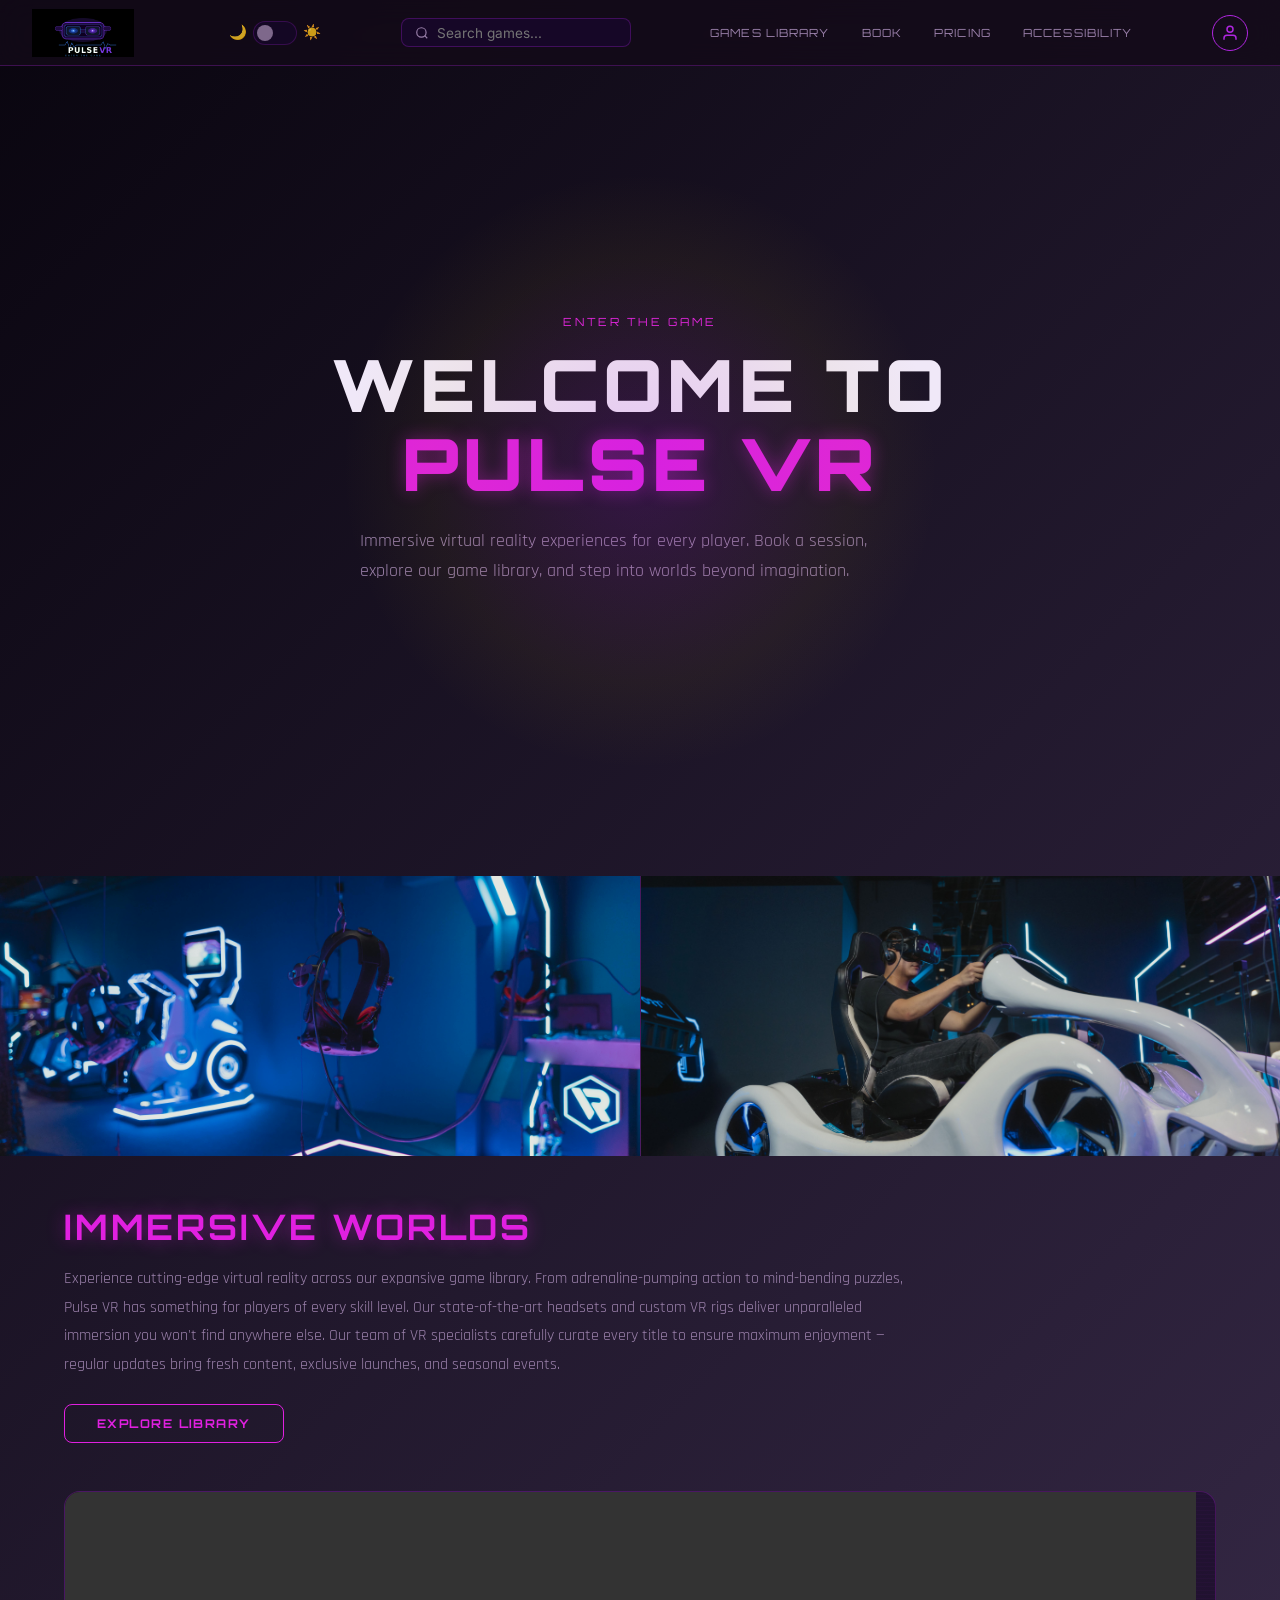
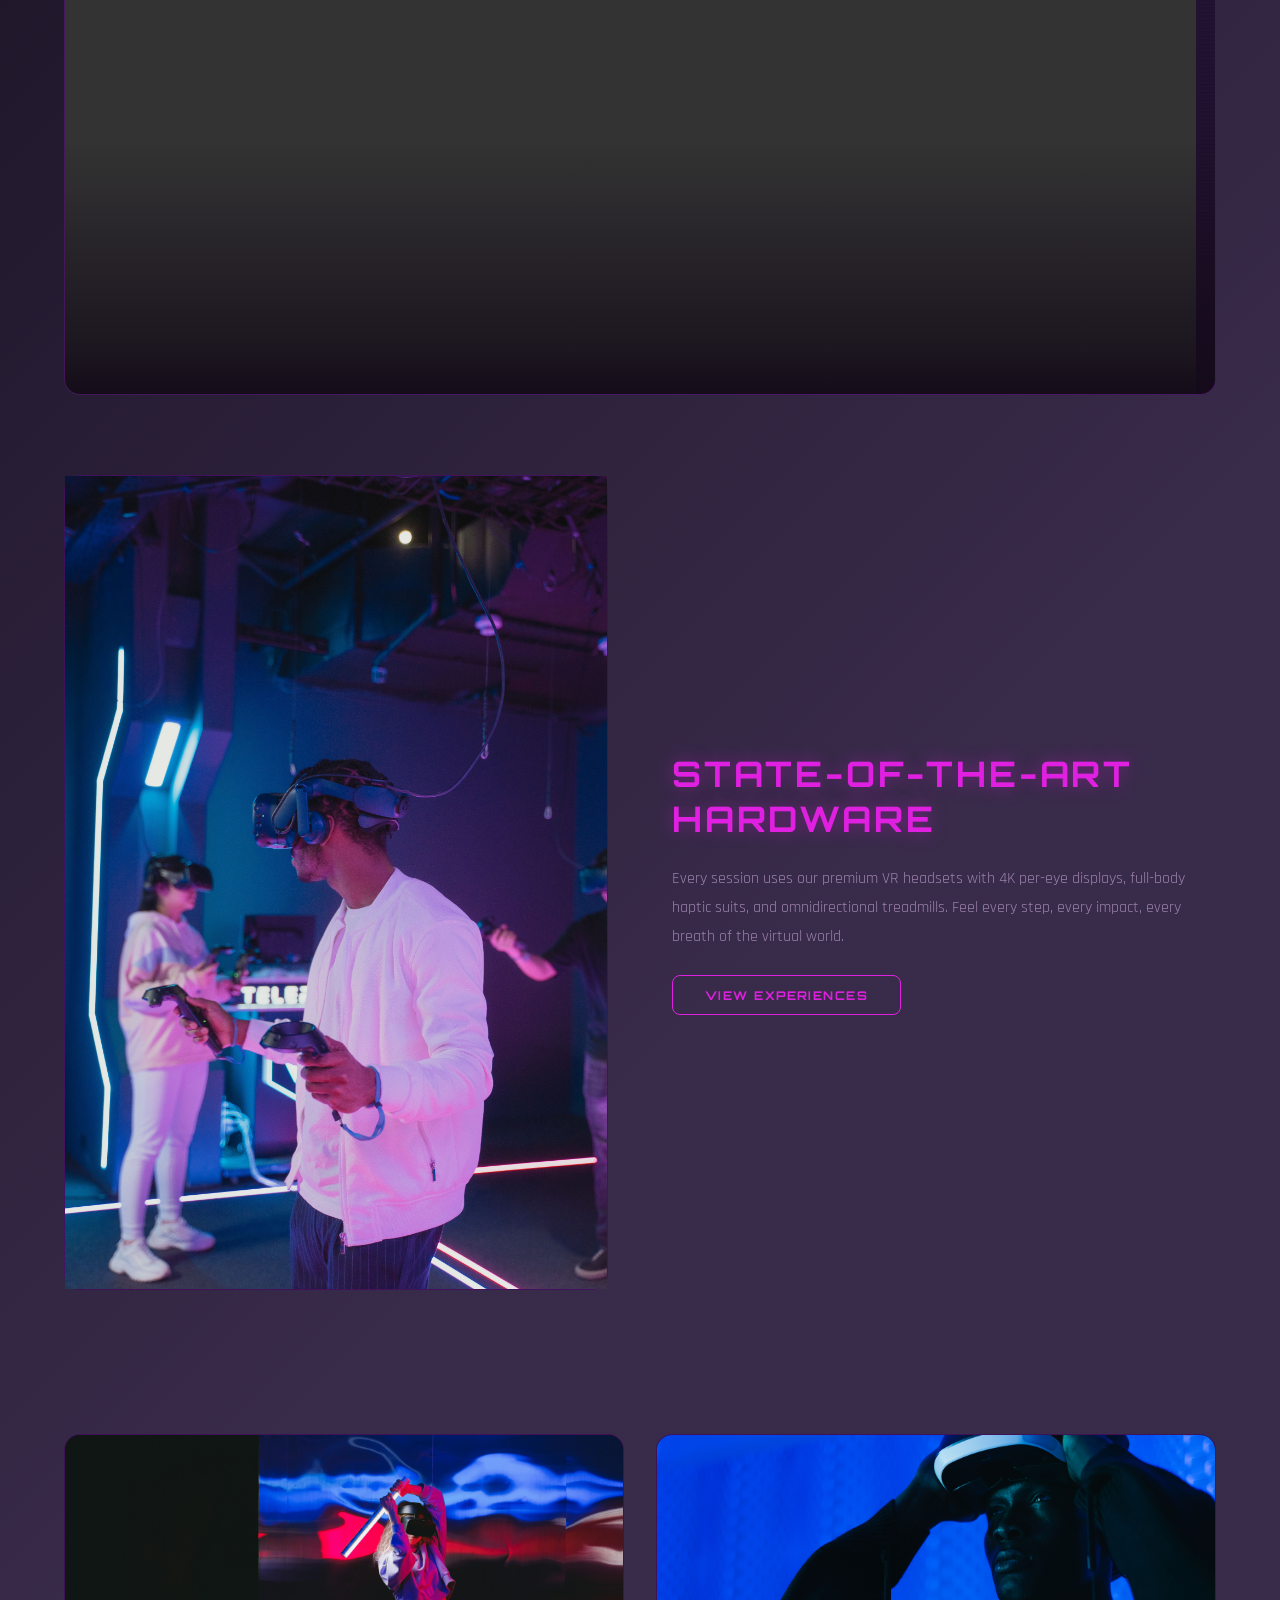
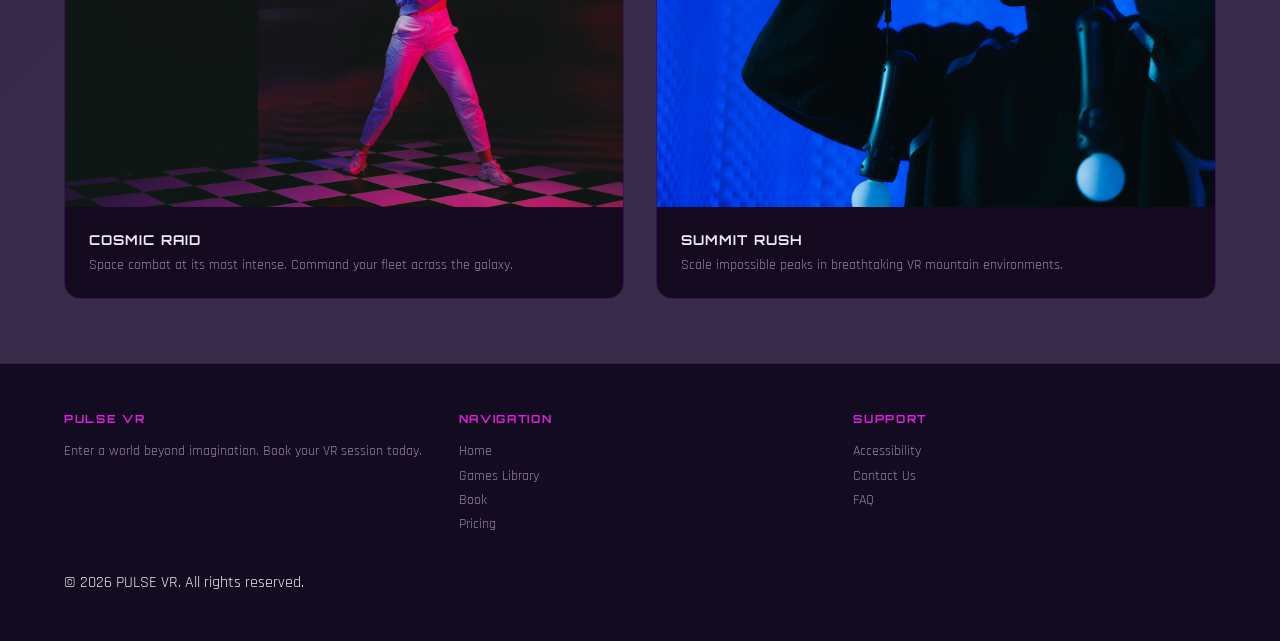
<file: index.html>
<!DOCTYPE html>
<html lang="en">
<head>
<meta charset="UTF-8" />
<meta name="viewport" content="width=device-width, initial-scale=1.0"/>
<title>Pulse VR — Enter The Game</title>
<link href="https://fonts.googleapis.com/css2?family=Orbitron:wght@400;700;900&family=Rajdhani:wght@300;400;500;600;700&family=Inter:wght@300;400;500&display=swap" rel="stylesheet"/>
<link rel="stylesheet" href="css/style.css">
<script src="js/accessibility-settings.js"></script>
<script src="js/theme-toggle.js"></script>
</head>
<body>

<!-- ============================================================
     NAVIGATION — present on every page
     Logo is embedded base64 and acts as home button
     Nav links use JS to toggle between pages
     ============================================================ -->
<nav>
  <!-- Logo: clicking navigates to home page -->
  <a class="nav-logo" href="index.html">
    <img class="nav-logo" id="nav-logo" src="[data-uri]" alt="Pulse VR Home"/>
  </a>

  <input type="checkbox" id="nav-toggle" class="nav-toggle" aria-label="Toggle navigation">
  <label class="nav-hamburger" for="nav-toggle" aria-label="Toggle navigation">
    <span></span>
    <span></span>
    <span></span>
  </label>
<div class="nav-theme-toggle">
  <span>🌙</span>
  <label class="switch">
    <input type="checkbox" id="themeSwitch">
    <span class="slider-round"></span>
  </label>
  <span>☀️</span>
</div>
  <!-- Search bar shared across all pages -->
  <div class="nav-search">
    <svg width="14" height="14" viewBox="0 0 24 24" fill="none" stroke="currentColor" stroke-width="2"><circle cx="11" cy="11" r="8"/><line x1="21" y1="21" x2="16.65" y2="16.65"/></svg>
    <input type="text" placeholder="Search games..."/>
  </div>

  <!-- Primary navigation links -->
  <div class="nav-links">
    <a href="games-library.html">GAMES LIBRARY</a>
    <a href="book.html">BOOK</a>
    <a href="pricing.html">PRICING</a>
    <a href="accessibility.html">ACCESSIBILITY</a>
  </div>

  <!-- Profile icon links to pricing page -->
  <a class="nav-profile" href="pricing.html">
    <svg width="18" height="18" viewBox="0 0 24 24" fill="none" stroke="currentColor" stroke-width="2">
      <path d="M20 21v-2a4 4 0 0 0-4-4H8a4 4 0 0 0-4 4v2"/><circle cx="12" cy="7" r="4"/>
    </svg>
  </a>
</nav>

<!-- ============================================================
     HOME PAGE (#home)
     Follows wireframe: hero, two-image feature row,
     header+body sections, CTA banner, split layout, game cards
     ============================================================ -->
<div id="home" class="page active">

  <!-- HERO: full-height intro with animated background grid -->
  <section class="hero">
    <div class="hero-blob"></div>
    <p class="hero-eyebrow">ENTER THE GAME</p>
    <h1 class="hero-title">
      WELCOME TO<br>
      <span class="neon-text-blue">PULSE VR</span>
    </h1>
    <p class="hero-sub">
      Immersive virtual reality experiences for every player.
      Book a session, explore our game library, and step into worlds beyond imagination.
    </p>
  </section>

  <!-- FEATURE ROW: two large atmospheric images side by side -->
  <div class="feature-row">

  <div class="feat-img">
    <img src="Image/pexels-tima-miroshnichenko-6498299.jpg" alt="VR player">
  </div>

  <div class="feat-img">
    <img src="Image/pexels-tima-miroshnichenko-6498279.jpg" alt="VR headset">
  </div>

</div>
  <!-- INFO SECTION: header stacked above body text + button, matching wireframe -->
  <section style="padding:3rem 4rem">
    <!-- Header sits on its own line above the paragraph text -->
    <h2 class="section-title neon-text-blue" style="margin-bottom:1rem">IMMERSIVE WORLDS</h2>
    <!-- Body text spans full width below the header -->
    <p style="color:var(--text-dim);line-height:1.8;max-width:860px;margin-bottom:1.5rem">
      Experience cutting-edge virtual reality across our expansive game library.
      From adrenaline-pumping action to mind-bending puzzles, Pulse VR has something
      for players of every skill level. Our state-of-the-art headsets and custom
      VR rigs deliver unparalleled immersion you won't find anywhere else.
      Our team of VR specialists carefully curate every title to ensure maximum
      enjoyment — regular updates bring fresh content, exclusive launches, and seasonal events.
    </p>
    <!-- Button added below the text as shown in wireframe -->
    <a class="btn btn-outline" href="games-library.html">EXPLORE LIBRARY</a>
  </section>
     
  <div class="cta-video-wrap">
    <video controls width="109%"
     src="/MP4/7774462-uhd_3840_2160_30fps.mp4" type="video/mp4">
  </video>
  </div>

  <!-- SPLIT SECTION: image left, text right -->
  <section class="split-section">
    <div class="split-img"> <img src="Image/pexels-tima-miroshnichenko-6498298.jpg" alt="VR player">
  </div>
    <div>
      <h2 class="section-title neon-text-blue">STATE-OF-THE-ART HARDWARE</h2>
      <p style="color:var(--text-dim);line-height:1.8;margin-bottom:1.5rem">
        Every session uses our premium VR headsets with 4K per-eye displays,
        full-body haptic suits, and omnidirectional treadmills. Feel every step,
        every impact, every breath of the virtual world.
      </p>
      <a class="btn btn-outline" href="games-library.html">VIEW EXPERIENCES</a>
    </div>
  </section>

  <!-- GAME PREVIEW: bottom 2-column card grid -->
  <div class="game-preview">
    <div class="card">
      <div class="card-img"><img src="Image/pexels-shvets-production-7562007.jpg" alt="VR player">
  </div>
      <div class="card-body">
        <h4>COSMIC RAID</h4>
        <p>Space combat at its most intense. Command your fleet across the galaxy.</p>
      </div>
    </div>
    <div class="card">
      <div class="card-img"><img src="Image/pexels-shvets-production-7562131.jpg" alt="VR player">
  </div>
      <div class="card-body">
        <h4>SUMMIT RUSH</h4>
        <p>Scale impossible peaks in breathtaking VR mountain environments.</p>
      </div>
    </div>
  </div>

  <!-- PAGE FOOTER -->
  <footer>
    <div class="footer-col">
      <h4>PULSE VR</h4>
      <p>Enter a world beyond imagination. Book your VR session today.</p>
    </div>
    <div class="footer-col">
      <h4>NAVIGATION</h4>
      <a href="index.html">Home</a>
      <a href="games-library.html">Games Library</a>
      <a href="book.html">Book</a>
      <a href="pricing.html">Pricing</a>
    </div>
    <div class="footer-col">
      <h4>SUPPORT</h4>
      <a href="accessibility.html">Accessibility</a>
      <a href="#">Contact Us</a>
      <a href="#">FAQ</a>
    </div>
       
  <p>&copy; <span id="year"></span> PULSE VR. All rights reserved.</p>

<script>
  document.getElementById("year").textContent = new Date().getFullYear();
</script>
  </footer>
</div><!-- end #home -->

</body>
</html>

</script>
<script src="js/accessibility-settings.js"></script>

<style>
.nav-theme-toggle {
  display: flex;
  align-items: center;
  gap: 6px;
  margin-left: 1rem;
  font-size: 0.9rem;
}

/* Optional: make it tighter and clean */
.nav-theme-toggle span {
  font-size: 0.9rem;
  opacity: 0.8;
}
</style>
</file>
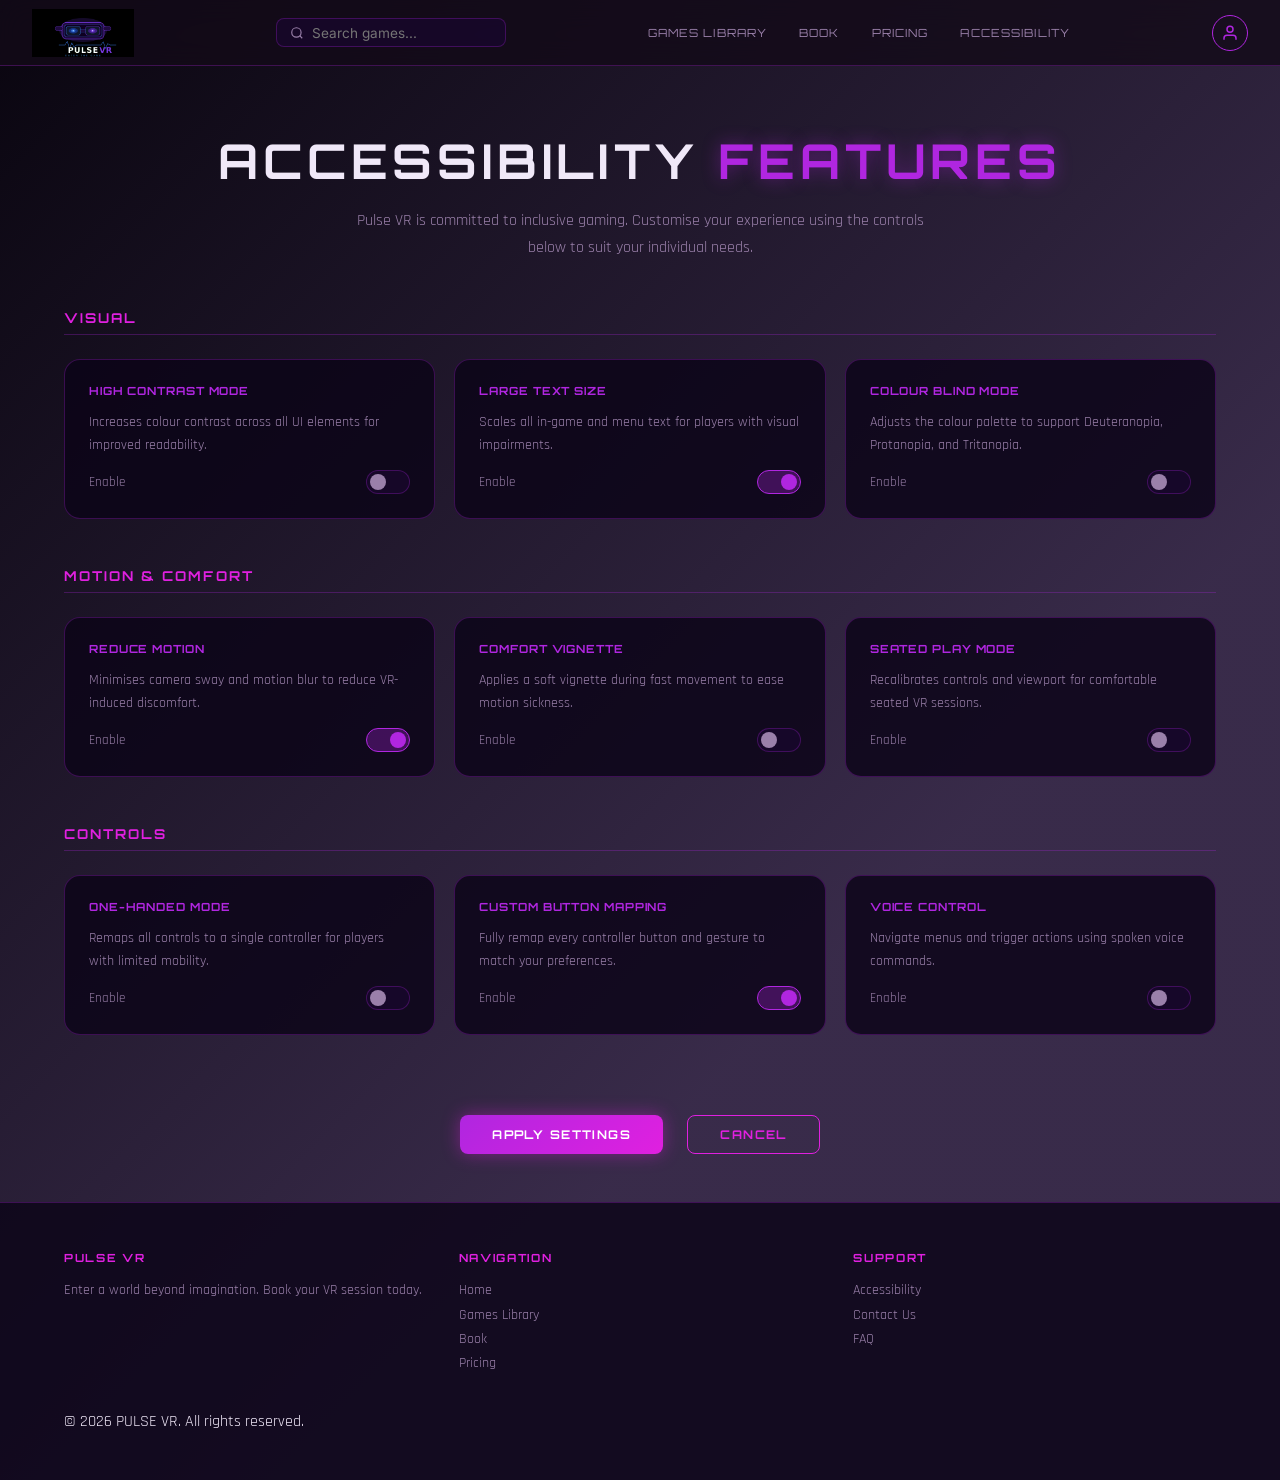
<file: accessibility.html>
<!DOCTYPE html>
<html lang="en">
<head>
<meta charset="UTF-8" />
<meta name="viewport" content="width=device-width, initial-scale=1.0"/>
<title>Pulse VR — Accessibility</title>
<link href="https://fonts.googleapis.com/css2?family=Orbitron:wght@400;700;900&family=Rajdhani:wght@300;400;500;600;700&family=Inter:wght@300;400;500&display=swap" rel="stylesheet"/>
<link rel="stylesheet" href="css/style.css">
<script src="js/accessibility-settings.js"></script>
<script src="js/theme-toggle.js"></script>
</head>
</head>
<body>
<!-- ============================================================
     NAVIGATION — present on every page
     Logo is embedded base64 and acts as home button
     Nav links use JS to toggle between pages
     ============================================================ -->
<nav>
  <!-- Logo: clicking navigates to home page -->
    <a class="nav-logo" href="index.html">
  <img class="nav-logo" id="nav-logo" src="[data-uri]" alt="Pulse VR Home"/>
</a>
  <!-- Search bar shared across all pages -->
  <div class="nav-search">
    <svg width="14" height="14" viewBox="0 0 24 24" fill="none" stroke="currentColor" stroke-width="2"><circle cx="11" cy="11" r="8"/><line x1="21" y1="21" x2="16.65" y2="16.65"/></svg>
    <input type="text" placeholder="Search games..."/>
  </div>

  <!-- Primary navigation links -->
  <div class="nav-links">
    <a href="games-library.html">GAMES LIBRARY</a>
    <a href="book.html">BOOK</a>
    <a href="pricing.html">PRICING</a>
    <a href="accessibility.html">ACCESSIBILITY</a>
  </div>

  <!-- Profile icon -->
  <a class="nav-profile" href="pricing.html" aria-label="Pricing page">
    <svg width="18" height="18" viewBox="0 0 24 24" fill="none" stroke="currentColor" stroke-width="2">
      <path d="M20 21v-2a4 4 0 0 0-4-4H8a4 4 0 0 0-4 4v2"/><circle cx="12" cy="7" r="4"/>
    </svg>
  </a>
</nav>
<!-- ============================================================
     ACCESSIBILITY PAGE (#accessibility)
     Follows wireframe: hero, 3 category sections (Visual,
     Motion & Comfort, Controls), each with 3 cards, Apply/Cancel
     buttons, floating chat support bubble
     ============================================================ -->
<div id="accessibility" class="page active">

  <!-- ACCESSIBILITY HERO -->
  <section class="access-hero">
    <h1>ACCESSIBILITY <span class="neon-text-purple">FEATURES</span></h1>
    <p>Pulse VR is committed to inclusive gaming. Customise your experience
       using the controls below to suit your individual needs.</p>
  </section>

  <!-- VISUAL SETTINGS SECTION -->
  <div class="access-section">
    <h2>VISUAL</h2>
    <div class="access-cards">
      <!-- Toggle card: High Contrast -->
      <div class="access-card">
        <h4>HIGH CONTRAST MODE</h4>
        <p>Increases colour contrast across all UI elements for improved readability.</p>
        <div class="access-toggle">
          <span style="font-size:.8rem;color:var(--text-dim)">Enable</span>
          <label class="switch"><input type="checkbox"><span class="slider-round"></span></label>
        </div>
      </div>
      <!-- Toggle card: Text Size -->
      <div class="access-card">
        <h4>LARGE TEXT SIZE</h4>
        <p>Scales all in-game and menu text for players with visual impairments.</p>
        <div class="access-toggle">
          <span style="font-size:.8rem;color:var(--text-dim)">Enable</span>
          <label class="switch"><input type="checkbox" checked><span class="slider-round"></span></label>
        </div>
      </div>
      <!-- Toggle card: Colour Blind -->
      <div class="access-card">
        <h4>COLOUR BLIND MODE</h4>
        <p>Adjusts the colour palette to support Deuteranopia, Protanopia, and Tritanopia.</p>
        <div class="access-toggle">
          <span style="font-size:.8rem;color:var(--text-dim)">Enable</span>
          <label class="switch"><input type="checkbox"><span class="slider-round"></span></label>
        </div>
      </div>
    </div>
  </div>

  <!-- MOTION & COMFORT SETTINGS SECTION -->
  <div class="access-section">
    <h2>MOTION &amp; COMFORT</h2>
    <div class="access-cards">
      <!-- Toggle card: Reduce Motion -->
      <div class="access-card">
        <h4>REDUCE MOTION</h4>
        <p>Minimises camera sway and motion blur to reduce VR-induced discomfort.</p>
        <div class="access-toggle">
          <span style="font-size:.8rem;color:var(--text-dim)">Enable</span>
          <label class="switch"><input type="checkbox" checked><span class="slider-round"></span></label>
        </div>
      </div>
      <!-- Toggle card: Vignette -->
      <div class="access-card">
        <h4>COMFORT VIGNETTE</h4>
        <p>Applies a soft vignette during fast movement to ease motion sickness.</p>
        <div class="access-toggle">
          <span style="font-size:.8rem;color:var(--text-dim)">Enable</span>
          <label class="switch"><input type="checkbox"><span class="slider-round"></span></label>
        </div>
      </div>
      <!-- Toggle card: Seated Mode -->
      <div class="access-card">
        <h4>SEATED PLAY MODE</h4>
        <p>Recalibrates controls and viewport for comfortable seated VR sessions.</p>
        <div class="access-toggle">
          <span style="font-size:.8rem;color:var(--text-dim)">Enable</span>
          <label class="switch"><input type="checkbox"><span class="slider-round"></span></label>
        </div>
      </div>
    </div>
  </div>

  <!-- CONTROLS SETTINGS SECTION -->
  <div class="access-section">
    <h2>CONTROLS</h2>
    <div class="access-cards">
      <!-- Toggle card: One-Handed -->
      <div class="access-card">
        <h4>ONE-HANDED MODE</h4>
        <p>Remaps all controls to a single controller for players with limited mobility.</p>
        <div class="access-toggle">
          <span style="font-size:.8rem;color:var(--text-dim)">Enable</span>
          <label class="switch"><input type="checkbox"><span class="slider-round"></span></label>
        </div>
      </div>
      <!-- Toggle card: Button Remapping -->
      <div class="access-card">
        <h4>CUSTOM BUTTON MAPPING</h4>
        <p>Fully remap every controller button and gesture to match your preferences.</p>
        <div class="access-toggle">
          <span style="font-size:.8rem;color:var(--text-dim)">Enable</span>
          <label class="switch"><input type="checkbox" checked><span class="slider-round"></span></label>
        </div>
      </div>
      <!-- Toggle card: Voice Control -->
      <div class="access-card">
        <h4>VOICE CONTROL</h4>
        <p>Navigate menus and trigger actions using spoken voice commands.</p>
        <div class="access-toggle">
          <span style="font-size:.8rem;color:var(--text-dim)">Enable</span>
          <label class="switch"><input type="checkbox"><span class="slider-round"></span></label>
        </div>
      </div>
    </div>
  </div>

  <!-- APPLY / CANCEL action buttons -->
  <div class="access-actions">
    <button class="btn btn-primary">APPLY SETTINGS</button>
    <button class="btn btn-outline">CANCEL</button>
  </div>
  <footer>
    <div class="footer-col">
      <h4>PULSE VR</h4>
      <p>Enter a world beyond imagination. Book your VR session today.</p>
    </div>
    <div class="footer-col">
      <h4>NAVIGATION</h4>
      <a href="#" onclick="showPage('home');return false">Home</a>
      <a href="#" onclick="showPage('library');return false">Games Library</a>
      <a href="#" onclick="showPage('booking');return false">Book</a>
      <a href="#" onclick="showPage('pricing');return false">Pricing</a>
    </div>
    <div class="footer-col">
      <h4>SUPPORT</h4>
      <a href="#" onclick="showPage('accessibility');return false">Accessibility</a>
      <a href="#">Contact Us</a>
      <a href="#">FAQ</a>
    </div>
        <p>&copy; <span id="year"></span> PULSE VR. All rights reserved.</p>

<script>
  document.getElementById("year").textContent = new Date().getFullYear();
</script>
  </footer>
</div><!-- end #accessibility -->
</body>
</html>
</file>
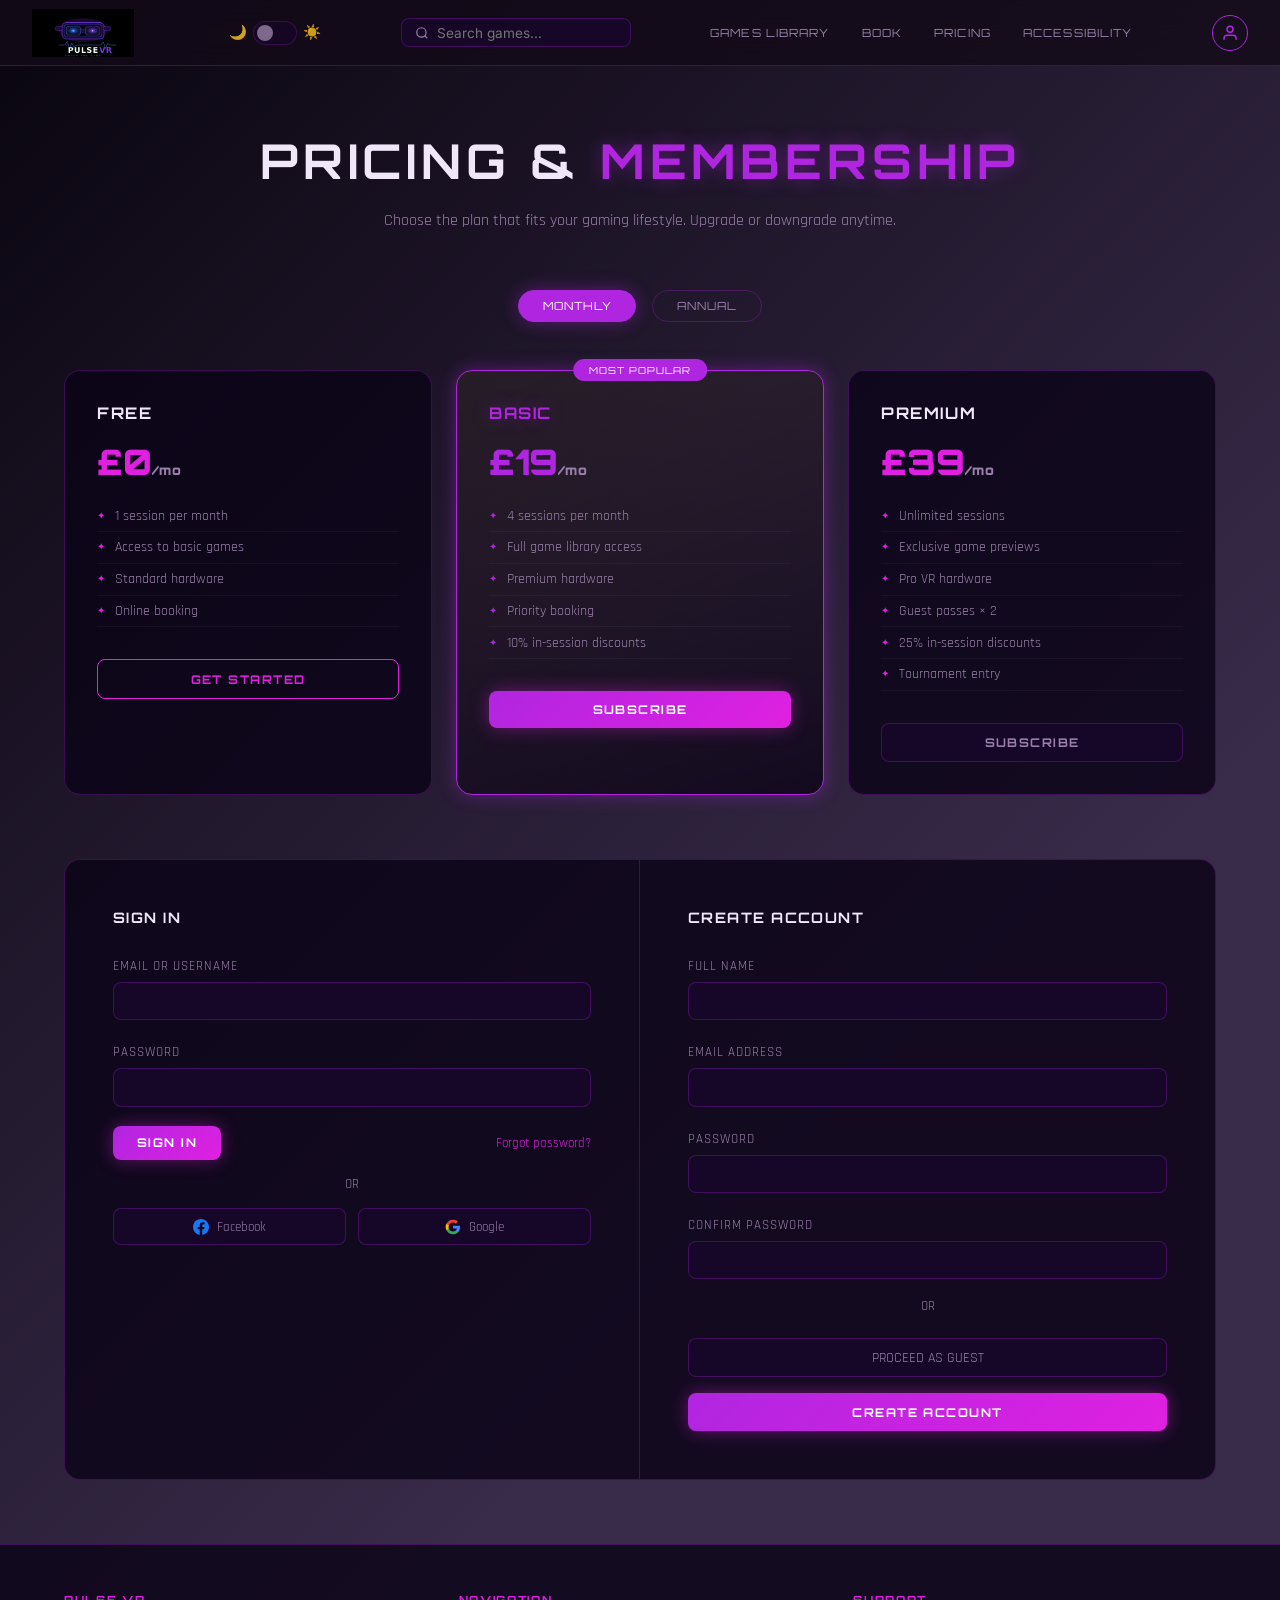
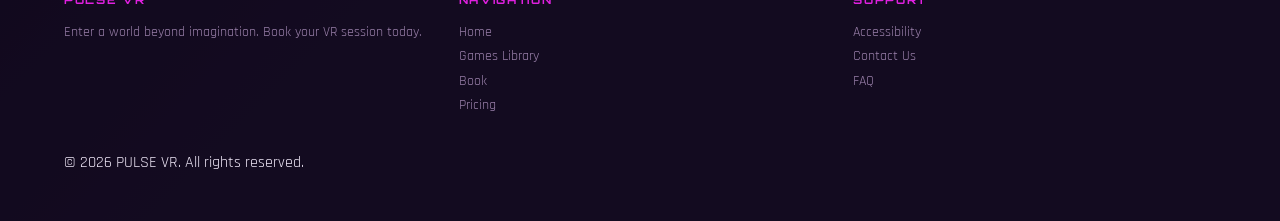
<file: pricing.html>
<!DOCTYPE html>
<html lang="en">
<head>
<meta charset="UTF-8" />
<meta name="viewport" content="width=device-width, initial-scale=1.0"/>
<title>Pulse VR — Enter The Game</title>
<link href="https://fonts.googleapis.com/css2?family=Orbitron:wght@400;700;900&family=Rajdhani:wght@300;400;500;600;700&family=Inter:wght@300;400;500&display=swap" rel="stylesheet"/>
<link rel="stylesheet" href="css/style.css">
<script src="js/accessibility-settings.js"></script>
<script src="js/theme-toggle.js"></script>

</head>
<body>
<nav>
    <!-- Logo: clicking navigates to home page -->
  <a class="nav-logo" href="index.html">
    <img class="nav-logo" id="nav-logo" src="[data-uri]" alt="Pulse VR Home"/>
  </a>
  <input type="checkbox" id="nav-toggle" class="nav-toggle" aria-label="Toggle navigation">
  <label class="nav-hamburger" for="nav-toggle" aria-label="Toggle navigation">
    <span></span>
    <span></span>
    <span></span>
  </label>
  <div class="nav-theme-toggle">
    <span>🌙</span>
    <label class="switch">
      <input type="checkbox" id="themeSwitch">
      <span class="slider-round"></span>
    </label>
    <span>☀️</span>
  </div>
  <div class="nav-search">
    <svg width="14" height="14" viewBox="0 0 24 24" fill="none" stroke="currentColor" stroke-width="2"><circle cx="11" cy="11" r="8"/><line x1="21" y1="21" x2="16.65" y2="16.65"/></svg>
    <input type="text" placeholder="Search games..."/>
  </div>
  <div class="nav-links">
    <a href="games-library.html">GAMES LIBRARY</a>
    <a href="book.html">BOOK</a>
    <a href="pricing.html">PRICING</a>
    <a href="accessibility.html">ACCESSIBILITY</a>
  </div>
  <a class="nav-profile" href="pricing.html">
    <svg width="18" height="18" viewBox="0 0 24 24" fill="none" stroke="currentColor" stroke-width="2">
      <path d="M20 21v-2a4 4 0 0 0-4-4H8a4 4 0 0 0-4 4v2"/>
      <circle cx="12" cy="7" r="4"/>
    </svg>
  </a>

</nav>
  
    <!-- ============================================================
     PRICING & MEMBERSHIP PAGE (#pricing)
     Follows wireframe: hero, monthly/annual toggle,
     3 plan cards (free/basic/premium), sign-in + create account
     ============================================================ -->
<div id="pricing" class="page active">

  <!-- PRICING HERO -->
  <section class="pricing-hero">
    <h1>PRICING &amp; <span class="neon-text-purple">MEMBERSHIP</span></h1>
    <p>Choose the plan that fits your gaming lifestyle. Upgrade or downgrade anytime.</p>
  </section>

  <!-- MONTHLY / ANNUAL TOGGLE (switches pricing display) -->
  <div class="toggle-row">
    <button class="toggle-btn active" id="monthly-btn" onclick="setToggle('monthly')">MONTHLY</button>
    <button class="toggle-btn" id="annual-btn" onclick="setToggle('annual')">ANNUAL</button>
  </div>

  <!-- THREE PRICING PLAN CARDS -->
  <div class="pricing-cards">
    <!-- FREE PLAN -->
    <div class="plan-card">
      <h3>FREE</h3>
      <div class="price">£0<span>/mo</span></div>
      <ul>
        <li>1 session per month</li>
        <li>Access to basic games</li>
        <li>Standard hardware</li>
        <li>Online booking</li>
      </ul>
      <button class="btn btn-outline" style="width:100%">GET STARTED</button>
    </div>

    <!-- BASIC PLAN (featured / most popular) -->
    <div class="plan-card featured">
      <div class="badge">MOST POPULAR</div>
      <h3 class="neon-text-purple">BASIC</h3>
      <div class="price" style="color:var(--neon-purple)">£19<span id="basic-suffix">/mo</span></div>
      <ul>
        <li>4 sessions per month</li>
        <li>Full game library access</li>
        <li>Premium hardware</li>
        <li>Priority booking</li>
        <li>10% in-session discounts</li>
      </ul>
      <button class="btn btn-primary" style="width:100%">SUBSCRIBE</button>
    </div>

    <!-- PREMIUM PLAN -->
    <div class="plan-card">
      <h3>PREMIUM</h3>
      <div class="price">£39<span id="premium-suffix">/mo</span></div>
      <ul>
        <li>Unlimited sessions</li>
        <li>Exclusive game previews</li>
        <li>Pro VR hardware</li>
        <li>Guest passes × 2</li>
        <li>25% in-session discounts</li>
        <li>Tournament entry</li>
      </ul>
      <!-- Dimmed button styling for disabled/locked state -->
      <button class="btn" style="width:100%;background:var(--bg3);border:1px solid var(--border);color:var(--text-dim)">
        SUBSCRIBE
      </button>
    </div>
  </div>

  <!-- SIGN IN + CREATE ACCOUNT SECTION (combined per wireframe) -->
  <div class="auth-section">
    <!-- LEFT: Sign In panel -->
    <div class="auth-panel">
      <h3>SIGN IN</h3>
      <div class="form-row">
        <label>EMAIL OR USERNAME</label>
        <input class="form-control" type="text" placeholder=""/>
      </div>
      <div class="form-row">
        <label>PASSWORD</label>
        <input class="form-control" type="password" placeholder=""/>
      </div>
      <div style="display:flex;justify-content:space-between;align-items:center;margin-bottom:1rem">
        <button class="btn btn-primary" style="padding:.6rem 1.5rem">SIGN IN</button>
        <span class="forgot-link">Forgot password?</span>
      </div>
      <div class="auth-divider">OR</div>
      <!-- Social sign-in buttons -->
      <div class="social-btns">
        <button class="social-btn">
          <svg width="16" height="16" viewBox="0 0 24 24" fill="#1877F2"><path d="M24 12.07C24 5.41 18.63 0 12 0S0 5.41 0 12.07C0 18.1 4.39 23.1 10.13 24v-8.44H7.08v-3.49h3.04V9.41c0-3.02 1.8-4.7 4.54-4.7 1.31 0 2.68.24 2.68.24v2.97h-1.51c-1.49 0-1.95.93-1.95 1.88v2.27h3.32l-.53 3.49h-2.79V24C19.61 23.1 24 18.1 24 12.07z"/></svg>
          Facebook
        </button>
        <button class="social-btn">
          <svg width="16" height="16" viewBox="0 0 24 24"><path fill="#4285F4" d="M22.56 12.25c0-.78-.07-1.53-.2-2.25H12v4.26h5.92c-.26 1.37-1.04 2.53-2.21 3.31v2.77h3.57c2.08-1.92 3.28-4.74 3.28-8.09z"/><path fill="#34A853" d="M12 23c2.97 0 5.46-.98 7.28-2.66l-3.57-2.77c-.98.66-2.23 1.06-3.71 1.06-2.86 0-5.29-1.93-6.16-4.53H2.18v2.84C3.99 20.53 7.7 23 12 23z"/><path fill="#FBBC05" d="M5.84 14.09c-.22-.66-.35-1.36-.35-2.09s.13-1.43.35-2.09V7.07H2.18C1.43 8.55 1 10.22 1 12s.43 3.45 1.18 4.93l2.85-2.22.81-.62z"/><path fill="#EA4335" d="M12 5.38c1.62 0 3.06.56 4.21 1.64l3.15-3.15C17.45 2.09 14.97 1 12 1 7.7 1 3.99 3.47 2.18 7.07l3.66 2.84c.87-2.6 3.3-4.53 6.16-4.53z"/></svg>
          Google
        </button>
      </div>
    </div>

    <!-- RIGHT: Create Account panel -->
    <div class="auth-panel">
      <h3>CREATE ACCOUNT</h3>
      <div class="form-row">
        <label>FULL NAME</label>
        <input class="form-control" type="text" placeholder=""/>
      </div>
      <div class="form-row">
        <label>EMAIL ADDRESS</label>
        <input class="form-control" type="email" placeholder=""/>
      </div>
      <div class="form-row">
        <label>PASSWORD</label>
        <input class="form-control" type="password" placeholder=""/>
      </div>
      <div class="form-row">
        <label>CONFIRM PASSWORD</label>
        <input class="form-control" type="password" placeholder=""/>
      </div>
      <div class="auth-divider">OR</div>
      <!-- Guest checkout option -->
      <button class="guest-btn">PROCEED AS GUEST</button>
      <div style="margin-top:1rem">
        <button class="btn btn-primary" style="width:100%">CREATE ACCOUNT</button>
      </div>
    </div>
  </div>

  <footer>
    <div class="footer-col">
      <h4>PULSE VR</h4>
      <p>Enter a world beyond imagination. Book your VR session today.</p>
    </div>
    <div class="footer-col">
      <h4>NAVIGATION</h4>
      <a href="#" onclick="showPage('home');return false">Home</a>
      <a href="#" onclick="showPage('library');return false">Games Library</a>
      <a href="#" onclick="showPage('booking');return false">Book</a>
      <a href="#" onclick="showPage('pricing');return false">Pricing</a>
    </div>
    <div class="footer-col">
      <h4>SUPPORT</h4>
      <a href="accessibility.html">Accessibility</a>
      <a href="#">Contact Us</a>
      <a href="#">FAQ</a>
    </div>
      
  <p>&copy; <span id="year"></span> PULSE VR. All rights reserved.</p>

<script>
  document.getElementById("year").textContent = new Date().getFullYear();
</script>
  </footer>
</div><!-- end #pricing -->

<script>
function setToggle(mode){
  const isAnnual = mode === 'annual';
  document.getElementById('monthly-btn').classList.toggle('active', !isAnnual);
  document.getElementById('annual-btn').classList.toggle('active', isAnnual);
  document.getElementById('basic-suffix').textContent = isAnnual ? '/yr (save 20%)' : '/mo';
  document.getElementById('premium-suffix').textContent = isAnnual ? '/yr (save 20%)' : '/mo';
}
</script>
</body>
</html>

<script>document.addEventListener("DOMContentLoaded", () => {

  // Sign In Button
  const signInBtn = document.querySelector(".auth-panel:first-child .btn-primary");

  signInBtn.addEventListener("click", function (e) {
    e.preventDefault();

    const loginInputs = document.querySelectorAll(
      ".auth-panel:first-child .form-control"
    );

    const username = loginInputs[0];
    const password = loginInputs[1];

    if (username.value.trim() === "") {
      alert("Email or Username is required");
      username.focus();
      return;
    }

    if (password.value.trim() === "") {
      alert("Password is required");
      password.focus();
      return;
    }

    // Submit form here
    console.log("Login Valid");
  });

  // Create Account Button
  const createBtn = document.querySelector(".auth-panel:last-child .btn-primary");

  createBtn.addEventListener("click", function (e) {
    e.preventDefault();

    const registerInputs = document.querySelectorAll(
      ".auth-panel:last-child .form-control"
    );

    const fullName = registerInputs[0];
    const email = registerInputs[1];
    const password = registerInputs[2];
    const confirmPassword = registerInputs[3];

    if (fullName.value.trim() === "") {
      alert("Full Name is required");
      fullName.focus();
      return;
    }

    if (email.value.trim() === "") {
      alert("Email Address is required");
      email.focus();
      return;
    }

    const emailRegex = /^[^\s@]+@[^\s@]+\.[^\s@]+$/;

    if (!emailRegex.test(email.value.trim())) {
      alert("Please enter a valid email address");
      email.focus();
      return;
    }

    if (password.value.trim() === "") {
      alert("Password is required");
      password.focus();
      return;
    }

    if (password.value.length < 8) {
      alert("Password must be at least 8 characters");
      password.focus();
      return;
    }

    if (confirmPassword.value.trim() === "") {
      alert("Confirm Password is required");
      confirmPassword.focus();
      return;
    }

    if (password.value !== confirmPassword.value) {
      alert("Passwords do not match");
      confirmPassword.focus();
      return;
    }

    // Submit form here
    console.log("Registration Valid");
  });

});</script>

<style>
  
</style>
<style>
.nav-theme-toggle {
  display: flex;
  align-items: center;
  gap: 6px;
  margin-left: 1rem;
  font-size: 0.9rem;
}

/* Optional: make it tighter and clean */
.nav-theme-toggle span {
  font-size: 0.9rem;
  opacity: 0.8;
}
</style>
</file>
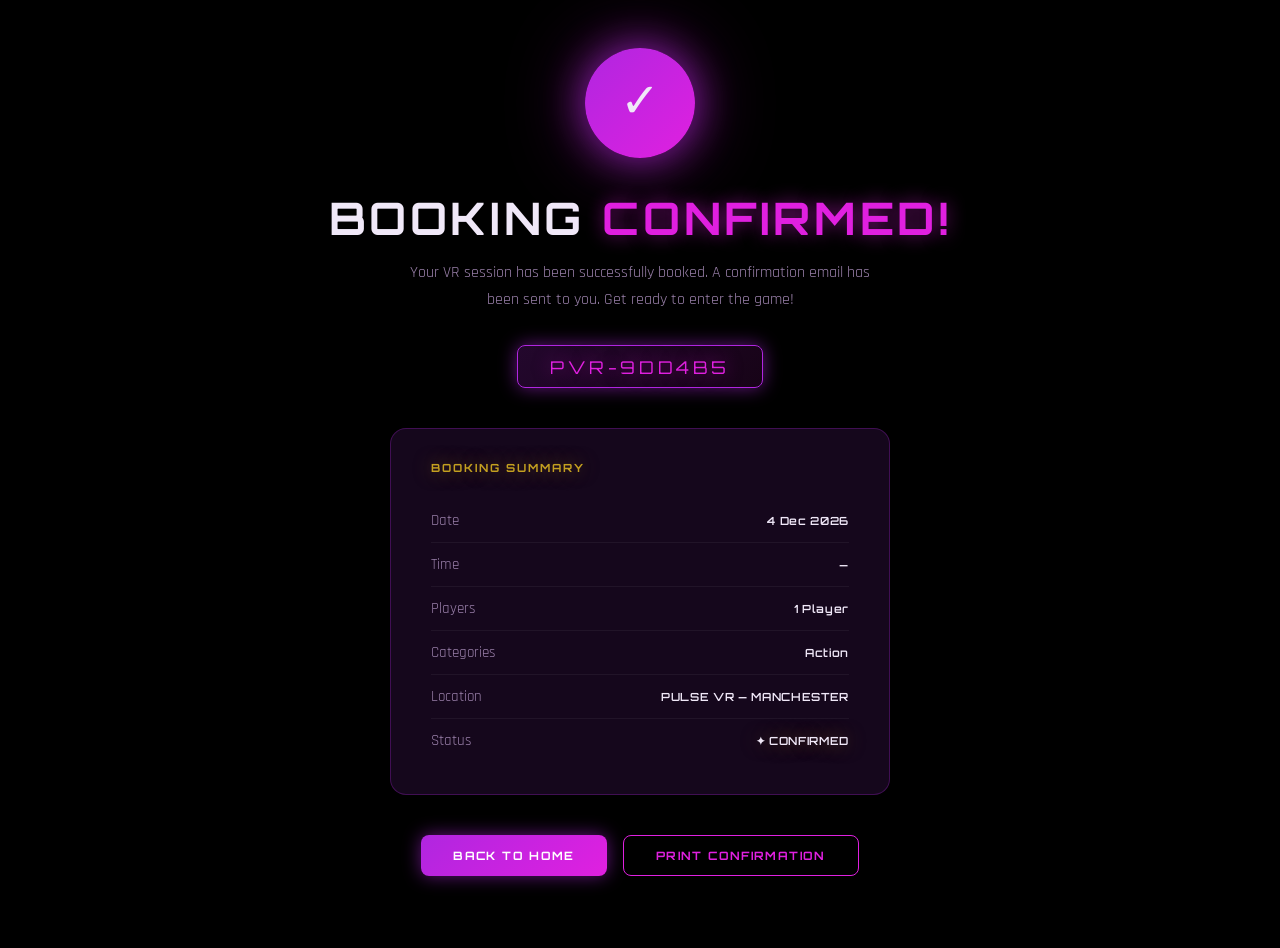
<file: Responds.html>
<!DOCTYPE html>
<html lang="en">
<head>
<meta charset="UTF-8"/>
<meta name="viewport" content="width=device-width, initial-scale=1.0"/>
<title>Booking Confirmed — Pulse VR</title>
<link href="https://fonts.googleapis.com/css2?family=Orbitron:wght@400;700;900&family=Rajdhani:wght@300;400;500;600;700&display=swap" rel="stylesheet"/>
<script src="js/accessibility-settings.js"></script>

<style>

/* ============================================================
   CSS VARIABLES — design tokens
   ============================================================ */
:root{
  --neon-purple:#b026e0;
  --neon-bright:#e020e0;
  --neon-gold:#c4a020;
  --bg:#000000;
  --bg2:rgba(28,10,38,.75);
  --bg3:rgba(37,20,58,.80);
  --text:#f0e8f8;
  --text-dim:#9a80aa;
  --border:rgba(176,38,224,.28);
  --glow-purple:0 0 18px rgba(176,38,224,.55);
  --glow-bright:0 0 18px rgba(224,32,224,.55);
  --glow-gold:0 0 18px rgba(196,160,32,.5);
  --font-display:'Orbitron',monospace;
  --font-body:'Rajdhani',sans-serif;
  --radius:8px;
  --radius-lg:16px;
  --transition:.25s ease;
}

/* ============================================================
   RESET & BASE
   ============================================================ */
*,*::before,*::after{box-sizing:border-box;margin:0;padding:0}
body{
  font-family:var(--font-body);
  background:var(--bg);
  color:var(--text);
  min-height:100vh;
  display:flex;flex-direction:column;
  align-items:center;justify-content:center;
  padding:3rem 1.5rem;
  text-align:center;
}

/* ============================================================
   ANIMATED SUCCESS CHECKMARK CIRCLE
   Pops in with a spring animation on page load
   ============================================================ */
.check-circle{
  width:110px;height:110px;border-radius:50%;
  background:linear-gradient(135deg,var(--neon-purple),var(--neon-bright));
  display:flex;align-items:center;justify-content:center;
  font-size:3rem;margin-bottom:2rem;
  box-shadow:0 0 40px rgba(176,38,224,.7),0 0 80px rgba(224,32,224,.4);
  animation:popIn .6s cubic-bezier(.175,.885,.32,1.275) both;
}
@keyframes popIn{
  from{transform:scale(0);opacity:0}
  to{transform:scale(1);opacity:1}
}

/* ============================================================
   HEADING & SUBTEXT
   ============================================================ */
h1{
  font-family:var(--font-display);
  font-size:clamp(1.6rem,4vw,2.8rem);
  letter-spacing:.08em;margin-bottom:.8rem;
}
.neon-text{
  color:var(--neon-bright);
  text-shadow:var(--glow-bright);
}
.confirm-sub{
  color:var(--text-dim);font-size:1rem;
  max-width:460px;line-height:1.7;margin-bottom:2rem;
}

/* ============================================================
   BOOKING REFERENCE BADGE
   Unique auto-generated reference number displayed prominently
   ============================================================ */
.ref-badge{
  background:linear-gradient(135deg,rgba(176,38,224,.2),rgba(224,32,224,.1));
  border:1px solid var(--neon-purple);
  border-radius:var(--radius);padding:.6rem 2rem;
  font-family:var(--font-display);font-size:1.1rem;
  letter-spacing:.2em;color:var(--neon-bright);
  text-shadow:var(--glow-bright);margin-bottom:2.5rem;
  display:inline-block;
  box-shadow:var(--glow-purple);
}

/* ============================================================
   BOOKING DETAILS SUMMARY CARD
   Shows date, time, players, categories, location and status
   ============================================================ */
.details-card{
  background:var(--bg2);
  border:1px solid var(--border);
  border-radius:var(--radius-lg);
  padding:2rem 2.5rem;
  max-width:500px;width:100%;
  margin-bottom:2.5rem;
  text-align:left;
}
.details-card h3{
  font-family:var(--font-display);font-size:.7rem;
  letter-spacing:.18em;color:var(--neon-gold);
  text-shadow:var(--glow-gold);
  margin-bottom:1.5rem;
}

/* Each row in the summary card */
.detail-row{
  display:flex;justify-content:space-between;
  align-items:center;padding:.75rem 0;
  border-bottom:1px solid rgba(255,255,255,.05);
  font-size:.92rem;
}
.detail-row:last-child{border-bottom:none}
.detail-row .label{color:var(--text-dim)}
.detail-row .value{
  color:var(--text);font-weight:600;
  font-family:var(--font-display);
  font-size:.7rem;letter-spacing:.06em;
}
/* Status badge styled differently */
.status-confirmed{color:var(--neon-gold);text-shadow:var(--glow-gold)}

/* ============================================================
   ACTION BUTTONS
   ============================================================ */
.btn{
  display:inline-block;padding:.75rem 2rem;
  border-radius:var(--radius);
  font-family:var(--font-display);
  font-size:.72rem;letter-spacing:.12em;font-weight:700;
  border:none;cursor:pointer;transition:var(--transition);
}
.btn-primary{
  background:linear-gradient(135deg,var(--neon-purple),var(--neon-bright));
  color:#fff;box-shadow:var(--glow-purple);
}
.btn-primary:hover{box-shadow:0 0 30px rgba(224,32,224,.8);transform:translateY(-2px)}
.btn-outline{
  background:transparent;
  border:1px solid var(--neon-bright);
  color:var(--neon-bright);
}
.btn-outline:hover{background:rgba(224,32,224,.1);box-shadow:var(--glow-bright)}

.confirm-actions{display:flex;gap:1rem;flex-wrap:wrap;justify-content:center}

/* ============================================================
   SCROLLBAR
   ============================================================ */
::-webkit-scrollbar{width:6px}
::-webkit-scrollbar-track{background:var(--bg)}
::-webkit-scrollbar-thumb{background:var(--neon-purple);border-radius:3px}
</style>
</head>
<body>

  <!-- Animated success checkmark -->
  <div class="check-circle">✓</div>

  <!-- Confirmation heading -->
  <h1>BOOKING <span class="neon-text">CONFIRMED!</span></h1>
  <p class="confirm-sub">
    Your VR session has been successfully booked. A confirmation
    email has been sent to you. Get ready to enter the game!
  </p>

  <!-- Auto-generated booking reference number -->
  <div class="ref-badge" id="refNumber"></div>

  <!-- Booking summary card -->
  <div class="details-card">
    <h3>BOOKING SUMMARY</h3>
    <div class="detail-row">
      <span class="label">Date</span>
      <span class="value" id="conf-date">15 Jun 2026</span>
    </div>
    <div class="detail-row">
      <span class="label">Time</span>
      <span class="value" id="conf-time">9:41 AM</span>
    </div>
    <div class="detail-row">
      <span class="label">Players</span>
      <span class="value" id="conf-players">2 Players</span>
    </div>
    <div class="detail-row">
      <span class="label">Categories</span>
      <span class="value" id="conf-categories">Action, Sci-Fi, Adventure</span>
    </div>
    <div class="detail-row">
      <span class="label">Location</span>
      <span class="value" id="conf-location">PULSE VR — MANCHESTER</span>
    </div>
    <div class="detail-row">
      <span class="label">Status</span>
      <span class="value status-confirmed">✦ CONFIRMED</span>
    </div>
  </div>

  <!-- Action buttons -->
  <div class="confirm-actions">
    <button class="btn btn-primary" onclick="window.location.href='index.html'">BACK TO HOME</button>
    <button class="btn btn-outline" onclick="window.print()">PRINT CONFIRMATION</button>
  </div>

  <!-- Debug info: show the raw booking URL parameters for troubleshooting -->
  <div id="debugBooking" style="margin-top:1.5rem;color:#9a80aa;font-size:0.9rem;max-width:500px;word-break:break-word;"></div>

<script>
  // Format a booking date into a readable UK date string.
  function formatDate(dateISO) {
    // Parse as local date to avoid UTC midnight timezone shift
    const [year, month, day] = dateISO.split('-').map(Number);
    const date = new Date(year, month - 1, day);
    const options = { weekday: 'short', day: 'numeric', month: 'short', year: 'numeric' };
    return new Intl.DateTimeFormat('en-GB', options).format(date);
  }

  // Format a booking time string into a localized display.
  function formatTime(timeValue) {
    const [hours, minutes] = timeValue.split(':');
    const date = new Date();
    date.setHours(Number(hours), Number(minutes));
    return date.toLocaleTimeString('en-GB', { hour: '2-digit', minute: '2-digit' });
  }

  // Read booking data from the URL and update the confirmation card.
  function populateConfirmation() {
    const urlParams = new URLSearchParams(window.location.search);

    // Generate booking reference
    document.getElementById('refNumber').textContent =
      'PVR-' + Math.random().toString(16).slice(2,8).toUpperCase();

    // --- DATE ---
    const dateParam = urlParams.get('date');
    const confDate = document.getElementById('conf-date');
    if (confDate) {
      if (dateParam) {
        confDate.textContent = formatDate(dateParam);
      } else {
        const now = new Date();
        const months = ['Jan','Feb','Mar','Apr','May','Jun','Jul','Aug','Sep','Oct','Nov','Dec'];
        confDate.textContent = `${now.getDate()} ${months[now.getMonth()]} ${now.getFullYear()}`;
      }
    }

    // --- TIME ---
    const timeParam = urlParams.get('time');
    const confTime = document.getElementById('conf-time');
    if (confTime) {
      confTime.textContent = timeParam ? formatTime(timeParam) : '—';
    }

    // --- PLAYERS ---
    const playersParam = urlParams.get('players');
    const confPlayers = document.getElementById('conf-players');
    if (confPlayers) {
      const players = Number(playersParam) || 1;
      confPlayers.textContent = `${players} Player${players === 1 ? '' : 's'}`;
    }

    // --- CATEGORIES ---
    const categoriesParam = urlParams.get('categories') || '';
    const confCategories = document.getElementById('conf-categories');
    if (confCategories) {
      const cats = categoriesParam.split(',').map(c => c.trim()).filter(Boolean);
      confCategories.textContent = cats.length ? cats.join(', ') : 'Action';
    }

    // --- LOCATION ---
    const locationParam = urlParams.get('location');
    const confLocation = document.getElementById('conf-location');
    if (confLocation) {
      confLocation.textContent = locationParam || 'PULSE VR — MANCHESTER';
    }
  }

  populateConfirmation();
</script>
</body>
</html>
</file>
<file: css/style.css>
/* ============================================================
   CSS CUSTOM PROPERTIES — design tokens used site-wide
   ============================================================ */
:root{
  /* ── Backgrounds derived from the darkest swatch (near-black purple) ── */
  --bg:#09050f;
  --bg2:rgba(12,4,24,.82);   /* deeper glassy base for dark mode */
  --bg3:rgba(24,8,44,.86);

  /* ── Primary accents from the colour palette swatches ── */
  --neon-purple:#b026e0;  /* vivid magenta-purple (swatch 1) — primary accent */
  --neon-bright:#e020e0;  /* bright magenta (swatch 2) — hero highlights */
  --neon-gold:#c4a020;    /* golden-yellow (swatch 3) — warm accent */
  --neon-pink:#e8579a;    /* hot pink (swatch 8) — CTA accent */
  --neon-rose:#f0a0c0;    /* soft rose/pink (swatch 5) — subtle highlight */
  --neon-rust:#b84010;    /* burnt orange (swatch 6) — warm contrast */
  --mauve:#a07888;        /* muted mauve (swatch 9) — neutral accent */

  /* ── Reassign blue/purple vars to palette equivalents (used throughout) ── */
  --neon-blue:var(--neon-bright);   /* replaces old neon-blue with bright magenta */
  --neon-blue-raw:#e020e0;          /* raw value for rgba() usage */

  --text:#f0e8f8;        /* body text — light lavender white */
  --text-dim:#9a80aa;    /* muted / placeholder text */
  --border:rgba(176,38,224,.28);    /* glowing purple border */
  --border2:rgba(196,160,32,.25);   /* gold border variant */
  --font-display:'Orbitron',monospace;
  --font-body:'Rajdhani',sans-serif;
  --font-ui:'Inter',sans-serif;
  --radius:8px;
  --radius-lg:16px;
  --glow-blue:0 0 18px rgba(224,32,224,.42);   /* slightly darker glow for deep mode */
  --glow-purple:0 0 18px rgba(176,38,224,.42);
  --glow-gold:0 0 18px rgba(196,160,32,.32);
  --transition:.25s ease;
}

/* ============================================================
   LIGHT THEME OVERRIDES
   Applied when `html[data-theme="light"]` is present on <html>
   Re-uses the same CSS custom properties but values suitable for
   a bright/light UI while keeping the rest of the stylesheet intact.
   ============================================================ */
html[data-theme="light"]{
  --bg:#f6f7fb;
  --bg2:rgba(255,255,255,.92);
  --bg3:rgba(245,246,250,.95);

  --text:#000000;
  --text-dim:#030303;
  --border:rgb(0, 0, 0);
  --border2:rgb(0, 0, 0);

  --neon-purple:#7a3a9a;
  --neon-bright:#a84aa8;
  --glow-blue:0 0 14px rgba(168,74,168,.22);
  --glow-purple:0 0 12px rgba(122,58,154,.12);
  --glow-gold:0 0 12px rgba(196,160,32,.08);
}

/* ============================================================
   RESET & BASE
   ============================================================ */
*,*::before,*::after{box-sizing:border-box;margin:0;padding:0}
html{scroll-behavior:smooth}
body{
  font-family:var(--font-body);
  /* Combined background using the current theme variables so dark/light mode switches cleanly. */
  background: linear-gradient(135deg, var(--bg), var(--bg3) 65%);
  color:var(--text);
  min-height:100vh;
  overflow-x:hidden;
}
a{text-decoration:none;color:inherit}
button{cursor:pointer;font-family:var(--font-body)}
input,select,textarea{font-family:var(--font-ui)}
img{max-width:100%}

/* ============================================================
   UTILITY CLASSES
   ============================================================ */
.neon-text-blue{color:var(--neon-blue);text-shadow:var(--glow-blue)}
.neon-text-purple{color:var(--neon-purple);text-shadow:var(--glow-purple)}
.section-title{
  font-family:var(--font-display);
  font-size:clamp(1.4rem,3vw,2.2rem);
  letter-spacing:.08em;
  margin-bottom:1.5rem;
}
.btn{
  display:inline-block;
  padding:.7rem 2rem;
  border-radius:var(--radius);
  font-family:var(--font-display);
  font-size:.75rem;
  letter-spacing:.12em;
  font-weight:700;
  border:none;
  transition:var(--transition);
}
.btn-primary{
  background:linear-gradient(135deg,var(--neon-purple),var(--neon-bright));
  color:#fff;
  box-shadow:var(--glow-blue);
}
.btn-primary:hover{box-shadow:0 0 30px rgba(224,32,224,.85);transform:translateY(-2px)}
.btn-outline{
  background:transparent;
  border:1px solid var(--neon-blue);
  color:var(--neon-blue);
}
.btn-outline:hover{background:rgba(176,38,224,.12);box-shadow:var(--glow-blue)}

/* ============================================================
   PAGE VISIBILITY — single-page router
   ============================================================ */
/* Each page section is hidden by default; JS toggles .active */
.page{display:none}
.page.active{display:block}

/* ============================================================
   NAV BAR — shared across all pages
   ============================================================ */
nav{
  position:sticky;top:0;z-index:1000;
  background:rgba(19,10,24,.80);
  backdrop-filter:blur(14px);
  border-bottom:1px solid var(--border);
  display:flex;align-items:center;justify-content:space-between;
  padding:0 2rem;
  height:66px;
}
/* Logo acts as home button */
.nav-logo{
  height:48px;
  cursor:pointer;
  transition:filter var(--transition);
}
.nav-logo:hover{filter:drop-shadow(0 0 8px var(--neon-blue))}

/* Search bar */
.nav-search{
  display:flex;align-items:center;gap:.5rem;
  background:var(--bg3);
  border:1px solid var(--border);
  border-radius:var(--radius);
  padding:.35rem .8rem;
}
.nav-search input{
  background:transparent;border:none;outline:none;
  color:var(--text);font-size:.85rem;width:180px;
}
.nav-search svg{color:var(--text-dim);flex-shrink:0}

/* Nav links */
.nav-links{display:flex;align-items:center;gap:2rem}
.nav-links a{
  font-family:var(--font-display);
  font-size:.7rem;letter-spacing:.1em;
  color:var(--text-dim);
  transition:color var(--transition);
  position:relative;
}
.nav-links a::after{
  content:'';position:absolute;bottom:-4px;left:0;width:0;height:1px;
  background:var(--neon-blue);transition:width var(--transition);
}
.nav-links a:hover,.nav-links a.active-link{color:var(--neon-blue)}
.nav-links a:hover::after,.nav-links a.active-link::after{width:100%}

/* Profile icon */
.nav-profile{
  width:36px;height:36px;border-radius:50%;
  border:1px solid var(--neon-purple);
  display:flex;align-items:center;justify-content:center;
  cursor:pointer;color:var(--neon-purple);
  transition:box-shadow var(--transition);
}
.nav-profile:hover{box-shadow:var(--glow-purple)}

/* Mobile nav toggle */
.nav-toggle{display:none;}
.nav-hamburger{
  display:none;
  width:44px;height:44px;
  border:1px solid rgba(255,255,255,.18);
  border-radius:16px;
  background:rgba(255,255,255,.04);
  color:var(--text);
  cursor:pointer;
  align-items:center;
  justify-content:center;
  gap:.3rem;
  transition:background var(--transition),border-color var(--transition);
}
.nav-hamburger:hover{background:rgba(255,255,255,.08);border-color:var(--neon-blue);}
.nav-hamburger span{
  display:block;
  width:20px;
  height:2px;
  border-radius:999px;
  background:currentColor;
  transition:transform .2s ease,opacity .2s ease;
}
.nav-toggle:checked + .nav-hamburger span:nth-child(1){transform:translateY(6px) rotate(45deg);}
.nav-toggle:checked + .nav-hamburger span:nth-child(2){opacity:0;}
.nav-toggle:checked + .nav-hamburger span:nth-child(3){transform:translateY(-6px) rotate(-45deg);}

/* ============================================================
   FOOTER — shared across all pages
   ============================================================ */
footer{
  background:var(--bg2);
  border-top:1px solid var(--border);
  padding:3rem 4rem;
  display:grid;
  grid-template-columns:repeat(3,1fr);
  gap:2rem;
}
.footer-col h4{
  font-family:var(--font-display);
  font-size:.7rem;letter-spacing:.15em;
  color:var(--neon-blue);margin-bottom:1rem;
}
.footer-col p,.footer-col a{
  font-size:.9rem;color:var(--text-dim);
  display:block;margin-bottom:.4rem;
  transition:color var(--transition);
}
.footer-col a:hover{color:var(--neon-blue)}

/* ============================================================
   HOME PAGE
   ============================================================ */
/* Hero section */
#home .hero{
  position:relative;min-height:90vh;
  display:flex;flex-direction:column;
  align-items:center;justify-content:center;
  padding:4rem 6rem;
  text-align:center;
  padding:4rem 2rem;
  overflow:hidden;
}
/* grid background removed */

#home .hero-eyebrow{
  font-family:var(--font-display);
  font-size:.7rem;letter-spacing:.25em;
  color:var(--neon-blue);margin-bottom:1rem;
}
#home .hero-title{
  font-family:var(--font-display);
  font-size:clamp(2rem,6vw,4.5rem);
  font-weight:900;letter-spacing:.06em;
  line-height:1.1;margin-bottom:1.5rem;
}
#home .hero-sub{
  max-width:560px;font-size:1.1rem;
  color:var(--text-dim);line-height:1.7;margin-bottom:2.5rem;
  text-align:left;
}
/* Decorative blob behind hero text */
#home .hero-blob{
  position:absolute;width:600px;height:600px;border-radius:50%;
  background:radial-gradient(circle,rgba(176,38,224,.18),rgba(196,160,32,.06) 50%,transparent 70%);
  top:50%;left:50%;transform:translate(-50%,-50%);
  pointer-events:none;
}

/* Home feature image row */
#home .feature-row{
  display:grid;grid-template-columns:1fr 1fr;
  gap:1px;background:var(--border);
}
#home .feature-row .feat-img{
  aspect-ratio:16/7;overflow:hidden;
  background:linear-gradient(135deg,var(--bg2),var(--bg3));
  display:flex;align-items:center;justify-content:center;
  color:var(--text-dim);font-size:2rem;
}

/* (info-section grid removed — home page uses stacked layout per wireframe) */

/* Book Now video section */
#home .cta-video-wrap{
  margin:0 4rem;
  border-radius:var(--radius-lg);
  overflow:hidden;
  border:1px solid var(--border);
  position:relative;
  aspect-ratio:16/7;
  background:linear-gradient(135deg,#1c0f26,#25143a,#1c0f26);
  display:flex;flex-direction:column;
  align-items:center;justify-content:center;
  gap:1.5rem;
}
/* Animated scan-line effect over the video placeholder */
#home .cta-video-wrap::before{
  content:'';position:absolute;inset:0;
  background:repeating-linear-gradient(
    0deg,transparent,transparent 3px,rgba(176,38,224,.03) 3px,rgba(176,38,224,.03) 4px
  );pointer-events:none;
}
/* Purple/gold gradient overlay at bottom for text readability */
#home .cta-video-wrap::after{
  content:'';position:absolute;inset:0;
  background:linear-gradient(to top,rgba(19,10,24,.85) 0%,transparent 50%);
  pointer-events:none;
}
#home .cta-video-wrap .video-label{
  font-family:var(--font-display);font-size:.7rem;letter-spacing:.25em;
  color:var(--neon-gold);text-shadow:var(--glow-gold);z-index:1;
}
#home .cta-video-wrap h3{
  font-family:var(--font-display);font-size:clamp(1rem,2.5vw,1.6rem);
  letter-spacing:.08em;z-index:1;text-align:center;
}
/* Big circular play button in the centre of the video */
#home .cta-video-wrap .play-btn{
  width:72px;height:72px;border-radius:50%;z-index:1;
  background:linear-gradient(135deg,var(--neon-purple),var(--neon-bright));
  display:flex;align-items:center;justify-content:center;
  font-size:1.6rem;padding-left:4px;
  box-shadow:0 0 30px rgba(176,38,224,.6),0 0 60px rgba(224,32,224,.3);
  transition:transform var(--transition),box-shadow var(--transition);cursor:pointer;border:none;color:#fff;
}
#home .cta-video-wrap .play-btn:hover{
  transform:scale(1.12);
  box-shadow:0 0 40px rgba(176,38,224,.9),0 0 80px rgba(224,32,224,.5);
}
/* Book Now button sitting below the play button inside the video area */
#home .cta-video-wrap .book-now-btn{
  z-index:1;margin-top:.5rem;
}

/* Side-by-side image + text */
#home .split-section{
  padding:5rem 4rem;
  display:grid;grid-template-columns:1fr 1fr;
  gap:4rem;align-items:center;
}
#home .split-img{
  aspect-ratio:4/3;border-radius:var(--radius-lg);
  background:linear-gradient(135deg,var(--bg2),var(--bg3));
  border:1px solid var(--border);
  display:flex;align-items:center;justify-content:center;
  color:var(--text-dim);font-size:2.5rem;
}

/* Bottom game-card grid */
#home .game-preview{
  padding:4rem;
  display:grid;grid-template-columns:1fr 1fr;gap:2rem;
}
#home .game-preview .card{
  background:var(--bg2);border:1px solid var(--border);
  border-radius:var(--radius-lg);overflow:hidden;
}
#home .game-preview .card-img{
  aspect-ratio:16/9;
  background:linear-gradient(135deg,var(--bg3),var(--bg2));
  display:flex;align-items:center;justify-content:center;
  color:var(--text-dim);font-size:2.5rem;
}
#home .game-preview .card-body{padding:1.5rem}
#home .game-preview .card-body h4{
  font-family:var(--font-display);font-size:.85rem;letter-spacing:.08em;
  margin-bottom:.5rem;
}
#home .game-preview .card-body p{font-size:.9rem;color:var(--text-dim)}

/* ============================================================
   BOOKING PAGE
   ============================================================ */
#booking .book-hero{
  background:linear-gradient(180deg,rgba(0,200,255,.05),transparent);
  padding:4rem;text-align:center;
}
#booking .book-hero h1{
  font-family:var(--font-display);
  font-size:clamp(2rem,5vw,3.5rem);letter-spacing:.1em;margin-bottom:1rem;
}

/* Video placeholder */
#booking .video-wrap{
  margin:0 4rem;aspect-ratio:16/7;
  background:var(--bg2);border:1px solid var(--border);
  border-radius:var(--radius-lg);
  display:flex;align-items:center;justify-content:center;gap:1rem;
  color:var(--text-dim);font-size:3rem;
}

/* Booking form area */
#booking .book-form-area{
  padding:4rem;
  display:grid;grid-template-columns:1fr 1fr;
  gap:3rem;align-items:start;
}
#booking .book-desc{font-size:.95rem;color:var(--text-dim);line-height:1.8}

/* Calendar widget */
.calendar-widget{
  background:var(--bg2);border:1px solid var(--border);
  border-radius:var(--radius-lg);padding:1.5rem;
}
.calendar-header{
  display:flex;align-items:center;justify-content:space-between;
  margin-bottom:1rem;
}
.calendar-header .dt-label{
  font-family:var(--font-display);font-size:.75rem;
  color:var(--neon-blue);letter-spacing:.08em;
}
.cal-grid{display:grid;grid-template-columns:repeat(7,1fr);gap:4px;text-align:center}
.cal-grid .day-name{font-size:.7rem;color:var(--text-dim);padding:.3rem 0}
.cal-grid .day{
  padding:.4rem;font-size:.8rem;border-radius:4px;cursor:pointer;
  transition:background var(--transition);
}
.cal-grid .day:hover{background:rgba(176,38,224,.15)}
.cal-grid .day.today{background:var(--neon-blue);color:#000;font-weight:700}
.cal-grid .day.selected{background:var(--neon-purple);color:#fff}

/* Game category selector */
.form-row{margin-top:1.5rem}
.form-row label{
  display:block;font-size:.8rem;letter-spacing:.08em;
  color:var(--text-dim);margin-bottom:.5rem;
}
.form-control{
  width:100%;background:var(--bg3);border:1px solid var(--border);
  border-radius:var(--radius);padding:.6rem 1rem;
  color:var(--text);font-size:.9rem;outline:none;
  transition:border-color var(--transition);
}
.form-control:focus{border-color:var(--neon-blue)}
.num-input{display:flex;align-items:center;gap:.5rem}
.num-input input{width:80px;text-align:center}
.num-btn{
  background:var(--bg3);border:1px solid var(--border);
  color:var(--neon-blue);width:32px;height:32px;
  border-radius:var(--radius);font-size:1.2rem;
  display:flex;align-items:center;justify-content:center;
  transition:background var(--transition);
}
.num-btn:hover{background:rgba(176,38,224,.15)}

/* Game category checkbox list */
.cat-list{
  background:var(--bg3);border:1px solid var(--border);
  border-radius:var(--radius);padding:.8rem;
  display:flex;flex-direction:column;gap:.5rem;
}
.cat-item{display:flex;align-items:center;gap:.6rem;font-size:.85rem}
.cat-item input[type=checkbox]{accent-color:var(--neon-blue)}

/* Map placeholder */
#booking .map-area{
  margin:0 4rem 4rem;
  aspect-ratio:3/1;border-radius:var(--radius-lg);
  background:var(--bg2);border:1px solid var(--border);
  display:flex;align-items:center;justify-content:center;
  color:var(--text-dim);font-size:2rem;gap:1rem;overflow:hidden;
  position:relative;
}
.map-overlay{
  position:absolute;bottom:1rem;left:1rem;
  background:rgba(10,10,18,.85);border:1px solid var(--border);
  border-radius:var(--radius);padding:.5rem 1rem;
  font-size:.8rem;color:var(--neon-blue);
}

/* VR screenshots row */
#booking .screenshots{
  display:grid;grid-template-columns:repeat(3,1fr);
  gap:1rem;margin:0 4rem 4rem;
}
#booking .screenshots .ss{
  aspect-ratio:16/9;border-radius:var(--radius);
  background:var(--bg2);border:1px solid var(--border);
  display:flex;align-items:center;justify-content:center;
  color:var(--text-dim);font-size:2rem;overflow:hidden;
}

/* Payment modal */
.payment-modal{
  margin:0 4rem 4rem;
  background:var(--bg2);border:1px solid var(--border);
  border-radius:var(--radius-lg);padding:3rem;max-width:420px;
}
.payment-modal h3{
  font-family:var(--font-display);font-size:.85rem;letter-spacing:.1em;
  margin-bottom:2rem;color:var(--text-dim);
}
.pay-btn{
  width:100%;padding:1rem;border-radius:var(--radius);
  border:1px solid var(--border);background:var(--bg3);
  color:var(--text);font-size:1.1rem;display:flex;
  align-items:center;justify-content:center;gap:.8rem;
  margin-bottom:1rem;transition:border-color var(--transition),background var(--transition);
}
.pay-btn:hover{border-color:var(--neon-blue);background:rgba(176,38,224,.08)}
.pay-cancel{
  display:block;text-align:right;margin-top:1rem;
  font-size:.85rem;color:var(--text-dim);cursor:pointer;
  transition:color var(--transition);
}
.pay-cancel:hover{color:var(--neon-blue)}

/* ============================================================
   GAME LIBRARY PAGE
   ============================================================ */
#library .lib-hero{
  background:linear-gradient(135deg,var(--bg2),var(--bg));
  padding:3rem 4rem 2rem;
  display:grid;grid-template-columns:1fr 1fr;
  gap:2rem;align-items:center;
  border-bottom:1px solid var(--border);
}
#library .lib-hero h1{
  font-family:var(--font-display);font-size:clamp(1.5rem,4vw,2.8rem);
  letter-spacing:.08em;margin-bottom:.75rem;
}
#library .lib-hero p{color:var(--text-dim);font-size:.95rem;line-height:1.7}
#library .lib-hero-img{
  aspect-ratio:4/3;border-radius:var(--radius-lg);
  background:linear-gradient(135deg,var(--bg3),var(--bg2));
  display:flex;align-items:center;justify-content:center;
  color:var(--text-dim);font-size:3rem;border:1px solid var(--border);
}

/* Search bar inside library */
#library .lib-search-bar{
  padding:2rem 4rem 0;display:flex;justify-content:flex-end;
}
#library .lib-search-bar .search-inner{
  display:flex;align-items:center;gap:.5rem;
  background:var(--bg2);border:1px solid var(--border);
  border-radius:var(--radius);padding:.5rem 1rem;width:260px;
}
#library .lib-search-bar input{
  background:transparent;border:none;outline:none;
  color:var(--text);font-size:.9rem;width:100%;
}

/* Game grid */
#library .game-grid{
  padding:2rem 4rem 4rem;
  display:grid;grid-template-columns:repeat(3,1fr);
  gap:1.5rem;
}
/* Each game card */
.game-card{
  background:var(--bg2);border:1px solid var(--border);
  border-radius:var(--radius-lg);overflow:hidden;
  transition:transform var(--transition),box-shadow var(--transition),border-color var(--transition);
  cursor:pointer;
}
.game-card:hover{
  transform:translateY(-4px);
  box-shadow:0 12px 40px rgba(0,0,0,.5),var(--glow-blue);
  border-color:var(--neon-blue);
}
.game-card .card-img{
  aspect-ratio:16/9;
  display:flex;align-items:center;justify-content:center;
  font-size:2.5rem;color:var(--text-dim);
}
/* Alternating gradient tones for visual variety */
.game-card:nth-child(1) .card-img{background:linear-gradient(135deg,#1c0a2a,#2a0a3a)}
.game-card:nth-child(2) .card-img{background:linear-gradient(135deg,#25083a,#300a40)}
.game-card:nth-child(3) .card-img{background:linear-gradient(135deg,#180a24,#200830)}
.game-card:nth-child(4) .card-img{background:linear-gradient(135deg,#1a0820,#250a2a)}
.game-card:nth-child(5) .card-img{background:linear-gradient(135deg,#220830,#380a40)}
.game-card:nth-child(6) .card-img{background:linear-gradient(135deg,#1a0828,#200a30)}
.game-card:nth-child(7) .card-img{background:linear-gradient(135deg,#2a0830,#3a0840)}
.game-card:nth-child(8) .card-img{background:linear-gradient(135deg,#0a1828,#180a35)}
.game-card:nth-child(9) .card-img{background:linear-gradient(135deg,#1c0a2e,#250a38)}
.game-card .card-info{padding:1rem 1.2rem 1.2rem}
.game-card .card-info h4{
  font-family:var(--font-display);font-size:.75rem;letter-spacing:.08em;
  color:var(--text);margin-bottom:.3rem;
}
.game-card .card-info .tag{
  display:inline-block;font-size:.7rem;padding:.2rem .6rem;
  border-radius:20px;background:rgba(176,38,224,.12);
  color:var(--neon-blue);margin-top:.3rem;margin-right:.3rem;
}

/* ============================================================
   PRICING PAGE
   ============================================================ */
#pricing .pricing-hero{
  padding:4rem 4rem 2rem;text-align:center;
}
#pricing .pricing-hero h1{
  font-family:var(--font-display);font-size:clamp(1.8rem,4vw,3rem);
  letter-spacing:.1em;margin-bottom:1rem;
}
#pricing .pricing-hero p{
  max-width:550px;margin:0 auto;color:var(--text-dim);font-size:1rem;line-height:1.7;
}

/* Toggle Monthly/Annual */
.toggle-row{display:flex;align-items:center;justify-content:center;gap:1rem;padding:1.5rem 0 3rem}
.toggle-btn{
  padding:.5rem 1.5rem;border-radius:20px;
  border:1px solid var(--border);
  background:transparent;color:var(--text-dim);
  font-family:var(--font-display);font-size:.7rem;letter-spacing:.08em;
  transition:all var(--transition);
}
.toggle-btn.active{
  background:var(--neon-purple);color:#fff;
  border-color:var(--neon-purple);box-shadow:var(--glow-purple);
}

/* Pricing cards */
.pricing-cards{
  display:grid;grid-template-columns:repeat(3,1fr);
  gap:1.5rem;padding:0 4rem 4rem;
}
.plan-card{
  background:var(--bg2);border:1px solid var(--border);
  border-radius:var(--radius-lg);padding:2rem;
  position:relative;transition:box-shadow var(--transition),border-color var(--transition);
}
.plan-card:hover{border-color:var(--neon-blue);box-shadow:var(--glow-blue)}
.plan-card.featured{
  border-color:var(--neon-purple);
  box-shadow:var(--glow-purple);
  background:linear-gradient(160deg,rgba(196,160,32,.06),var(--bg2));
}
.plan-card .badge{
  position:absolute;top:-12px;left:50%;transform:translateX(-50%);
  background:var(--neon-purple);color:#fff;
  font-family:var(--font-display);font-size:.6rem;letter-spacing:.1em;
  padding:.3rem 1rem;border-radius:20px;white-space:nowrap;
}
.plan-card h3{
  font-family:var(--font-display);font-size:1rem;letter-spacing:.1em;
  margin-bottom:.5rem;
}
.plan-card .price{
  font-family:var(--font-display);font-size:2.2rem;font-weight:900;
  color:var(--neon-blue);margin:1rem 0;
}
.plan-card .price span{font-size:.8rem;color:var(--text-dim)}
.plan-card ul{list-style:none;margin-bottom:2rem}
.plan-card ul li{
  font-size:.9rem;color:var(--text-dim);
  padding:.4rem 0;border-bottom:1px solid rgba(255,255,255,.04);
  display:flex;align-items:center;gap:.6rem;
}
.plan-card ul li::before{content:'✦';color:var(--neon-blue);font-size:.6rem}
.plan-card.featured ul li::before{color:var(--neon-purple)}

/* Sign-in / Create Account section */
.auth-section{
  margin:0 4rem 4rem;
  background:var(--bg2);border:1px solid var(--border);
  border-radius:var(--radius-lg);
  display:grid;grid-template-columns:1fr 1fr;
  gap:0;overflow:hidden;
}
.auth-panel{padding:3rem}
.auth-panel:first-child{border-right:1px solid var(--border)}
.auth-panel h3{
  font-family:var(--font-display);font-size:.9rem;letter-spacing:.1em;
  margin-bottom:2rem;color:var(--text);
}
.auth-panel .form-row{margin-bottom:1.2rem}
.auth-divider{
  text-align:center;color:var(--text-dim);
  font-size:.8rem;margin:1rem 0;
}
.social-btns{display:grid;grid-template-columns:1fr 1fr;gap:.8rem}
.social-btn{
  padding:.6rem;border:1px solid var(--border);
  border-radius:var(--radius);background:var(--bg3);
  display:flex;align-items:center;justify-content:center;gap:.5rem;
  color:var(--text-dim);font-size:.8rem;cursor:pointer;
  transition:border-color var(--transition);
}
.social-btn:hover{border-color:var(--neon-blue);color:var(--text)}
.forgot-link{
  font-size:.8rem;color:var(--neon-blue);cursor:pointer;
  transition:opacity var(--transition);
}
.forgot-link:hover{opacity:.7}
.guest-btn{
  width:100%;padding:.6rem;
  border:1px solid var(--border);background:var(--bg3);
  color:var(--text-dim);border-radius:var(--radius);
  font-size:.85rem;cursor:pointer;margin-top:.5rem;
  transition:border-color var(--transition),color var(--transition);
}
.guest-btn:hover{border-color:var(--neon-blue);color:var(--text)}

/* ============================================================
   ACCESSIBILITY PAGE
   ============================================================ */
#accessibility .access-hero{
  padding:4rem 4rem 3rem;text-align:center;
}
#accessibility .access-hero h1{
  font-family:var(--font-display);font-size:clamp(1.8rem,4vw,3rem);
  letter-spacing:.1em;margin-bottom:1rem;
}
#accessibility .access-hero p{
  max-width:600px;margin:0 auto;
  color:var(--text-dim);line-height:1.7;
}

/* ACCESSIBILITY F
*/
 
/* BASE: ensure pages can be overridden */
.page {
  transition: none !important;
}

/* HIGH CONTRAST */
body.high-contrast .page,
body.high-contrast {
  background: #000 !important;
  color: #fff !important;
}

body.high-contrast .access-section,
body.high-contrast .access-card,
body.high-contrast footer {
  background: #000 !important;
  color: #fff !important;
  border-color: #fff !important;
}

/* FORCE ALL TEXT */
body.high-contrast * {
  color: #fff !important;
}

/* LARGE TEXT */
body.large-text .page {
  font-size: 1.2em !important;
}

/* REDUCE MOTION */
body.reduce-motion *,
body.reduce-motion *::before,
body.reduce-motion *::after {
  animation: none !important;
  transition: none !important;
}

/* COLOUR BLIND */
body.colour-blind {
  filter: hue-rotate(25deg) saturate(1.3);
}
/* Accordion / card grid for each category */
.access-section{padding:0 4rem 3rem}
.access-section h2{
  font-family:var(--font-display);font-size:.85rem;letter-spacing:.15em;
  color:var(--neon-blue);margin-bottom:1.5rem;
  padding-bottom:.5rem;border-bottom:1px solid var(--border);
}
.access-cards{
  display:grid;grid-template-columns:repeat(3,1fr);gap:1.2rem;
}
.access-card{
  background:var(--bg2);border:1px solid var(--border);
  border-radius:var(--radius-lg);padding:1.5rem;
  transition:border-color var(--transition),box-shadow var(--transition);
}
.access-card:hover{border-color:var(--neon-purple);box-shadow:var(--glow-purple)}
.access-card h4{
  font-family:var(--font-display);font-size:.7rem;letter-spacing:.08em;
  color:var(--neon-purple);margin-bottom:.8rem;
}
.access-card p{font-size:.85rem;color:var(--text-dim);line-height:1.7}

/* Toggle controls */
.access-toggle{
  display:flex;align-items:center;justify-content:space-between;
  margin-top:.8rem;
}
.switch{
  position:relative;width:44px;height:24px;
}
.switch input{opacity:0;width:0;height:0}
.slider-round{
  position:absolute;inset:0;border-radius:12px;
  background:var(--bg3);border:1px solid var(--border);cursor:pointer;
  transition:var(--transition);
}
.slider-round::before{
  content:'';position:absolute;
  height:16px;width:16px;left:3px;bottom:3px;
  background:var(--text-dim);border-radius:50%;
  transition:var(--transition);
}
.switch input:checked + .slider-round{background:rgba(176,38,224,.3);border-color:var(--neon-purple)}
.switch input:checked + .slider-round::before{transform:translateX(20px);background:var(--neon-purple)}

/* Apply / Cancel buttons */
.access-actions{
  display:flex;justify-content:center;gap:1.5rem;
  padding:2rem 4rem 3rem;
}

/* Chat support bubble */
.chat-bubble{
  position:fixed;bottom:2rem;right:2rem;
  width:56px;height:56px;border-radius:50%;
  background:linear-gradient(135deg,var(--neon-purple),var(--neon-bright));
  display:flex;align-items:center;justify-content:center;
  cursor:pointer;box-shadow:0 4px 20px rgba(0,0,0,.4),var(--glow-blue);
  transition:transform var(--transition);z-index:900;font-size:1.5rem;
}
.chat-bubble:hover{transform:scale(1.1)}

/* ============================================================
   SCROLLBAR
   ============================================================ */
::-webkit-scrollbar{width:6px}
::-webkit-scrollbar-track{background:var(--bg)}
::-webkit-scrollbar-thumb{background:var(--neon-purple);border-radius:3px}

/* ============================================================
   RESPONSIVE LAYOUT
   ============================================================ */
@media (max-width: 980px){
  nav{flex-wrap:wrap;gap:.75rem;padding:0 1rem;height:auto;align-items:center;}
  .nav-search{width:100%;max-width:360px;}
  .nav-links{justify-content:center;gap:1rem;flex-wrap:wrap;width:100%;}
  .nav-profile{margin-left:auto;}

  header, #home .hero, #booking .book-hero, #library .lib-hero, #pricing .pricing-hero, #accessibility .access-hero{padding:3rem 1.5rem;}
  #home .feature-row, #home .game-preview, #library .game-grid, #booking .book-form-area, #booking .screenshots, #accessibility .access-cards, .auth-section{grid-template-columns:1fr;}
  #home .split-section, #library .lib-hero, #home .feature-row{padding:3rem 1.5rem;}
  .cta-video-wrap, #booking .video-wrap, #booking .map-area, #booking .payment-modal, .payment-modal, #library .lib-search-bar, .access-actions{margin:0 1rem 1.5rem;}
  .cta-video-wrap{padding:2rem;}
  .cta-video-wrap video{width:100%;height:auto;max-width:100%;}
  .pricing-cards, .game-preview, .price-cards, .auth-section, .access-cards{gap:1rem;}
  footer{grid-template-columns:1fr;row-gap:1.5rem;padding:2rem 1.5rem;}
}

@media (max-width: 680px){
  nav{padding:.75rem 1rem;position:relative;}
  .nav-logo{height:auto;}
  .nav-toggle{display:none;}
  .nav-hamburger{display:flex;}
  .nav-search{display:none;}
  .nav-links{
    display:none;
    position:absolute;
    left:1rem;
    right:1rem;
    top:100%;
    flex-direction:column;
    background:rgba(10,7,18,.98);
    border:1px solid rgba(255,255,255,.08);
    border-radius:20px;
    padding:1rem;
    gap:1rem;
    z-index:999;
    box-shadow:0 30px 40px rgba(0,0,0,.2);
  }
  .nav-links a{
    width:100%;
    padding:.85rem 1rem;
    border-radius:15px;
    text-align:center;
  }
  .nav-links a::after{display:none;}
  .nav-toggle:checked ~ .nav-links{display:flex;}
  .nav-profile{margin-left:0;}

  body{font-size:14px;}
  .hero{padding:2.5rem 1rem;}
  .hero-title{font-size:clamp(1.8rem,8vw,3rem);}
  .hero-sub{max-width:100%;}
  .feature-row, .split-section, .game-preview, .game-grid, .book-form-area, .screenshots, .access-cards{gap:1rem;}
  .book-form-area, .library .lib-hero, .auth-section, .pricing-cards{padding:0 1rem;}
  .pricing-cards{grid-template-columns:1fr;}
  .plan-card{padding:1.5rem;}
  .auth-panel{padding:2rem;border-right:none;}
  .access-section{padding:0 1rem 2rem;}
  .access-actions{flex-direction:column;align-items:stretch;gap:1rem;}
  .game-card .card-info{padding:1rem;}
  .payment-modal{padding:2rem;margin:0 1rem 1.5rem;}
  .lib-search-bar{justify-content:center;padding:1.5rem 1rem 0;}
  .lib-search-bar .search-inner{width:100%;max-width:100%;}
  .game-card{min-height:auto;}
  .footer-col{padding:0;}
}
</file>
